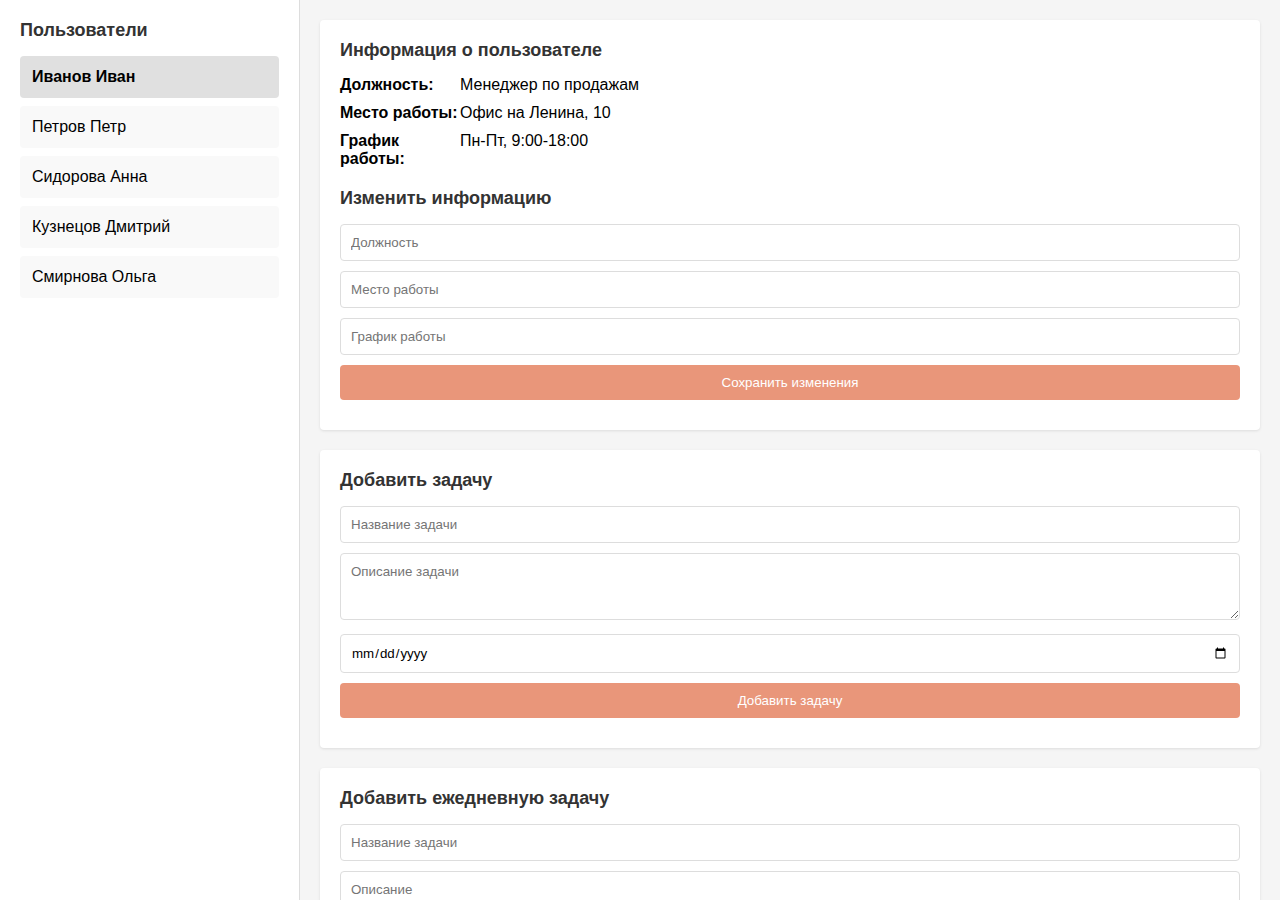
<file: frontend/templates/index.html>
<!DOCTYPE html>
<html lang="ru">
<head>
    <meta charset="UTF-8">
    <meta name="viewport" content="width=device-width, initial-scale=1.0">
    <title>Админ панель</title>
    <link rel="stylesheet" href="../static/css/style_index.css">
</head>
<body>
    <div class="users-panel">
        <h2>Пользователи</h2>
        <div class="user active">Иванов Иван</div>
        <div class="user">Петров Петр</div>
        <div class="user">Сидорова Анна</div>
        <div class="user">Кузнецов Дмитрий</div>
        <div class="user">Смирнова Ольга</div>
    </div>
    
    <div class="management-panel">
        <div class="section">
            <h2>Информация о пользователе</h2>
            <div class="info-item">
                <label>Должность:</label>
                <span>Менеджер по продажам</span>
            </div>
            <div class="info-item">
                <label>Место работы:</label>
                <span>Офис на Ленина, 10</span>
            </div>
            <div class="info-item">
                <label>График работы:</label>
                <span>Пн-Пт, 9:00-18:00</span>
            </div>
            
            <h2 style="margin-top: 20px;">Изменить информацию</h2>
            <input type="text" placeholder="Должность">
            <input type="text" placeholder="Место работы">
            <input type="text" placeholder="График работы">
            <button>Сохранить изменения</button>
        </div>
        
        <div class="section">
            <h2>Добавить задачу</h2>
            <input type="text" placeholder="Название задачи">
            <textarea placeholder="Описание задачи" rows="3"></textarea>
            <input type="date" placeholder="Срок выполнения">
            <button>Добавить задачу</button>
        </div>
        
        <div class="section">
            <h2>Добавить ежедневную задачу</h2>
            <input type="text" placeholder="Название задачи">
            <textarea placeholder="Описание" rows="2"></textarea>
            <div class="info-item">
                <label>Повторять:</label>
                <select style="padding: 10px; margin-bottom: 10px;">
                    <option>Каждый день</option>
                    <option>По рабочим дням</option>
                    <option>По выходным</option>
                    <option>Определенные дни</option>
                </select>
            </div>
            <button>Добавить ежедневную задачу</button>
        </div>
    </div>
</body>
</html>
</file>
<file: frontend/static/css/style_index.css>
* {
    margin: 0;
    padding: 0;
    box-sizing: border-box;
    font-family: Arial, sans-serif;
}

body {
    display: flex;
    height: 100vh;
    background-color: #f5f5f5;
}

.users-panel {
    width: 300px;
    background-color: #fff;
    border-right: 1px solid #ddd;
    overflow-y: auto;
    padding: 20px;
}

.user {
    padding: 12px;
    margin-bottom: 8px;
    background-color: #f9f9f9;
    border-radius: 4px;
    cursor: pointer;
    transition: background-color 0.2s;
}

.user:hover {
    background-color: #eee;
}

.user.active {
    background-color: #e0e0e0;
    font-weight: bold;
}

.management-panel {
    flex: 1;
    padding: 20px;
    overflow-y: auto;
}

.section {
    background-color: #fff;
    border-radius: 4px;
    padding: 20px;
    margin-bottom: 20px;
    box-shadow: 0 1px 3px rgba(0,0,0,0.1);
}

h2 {
    margin-bottom: 15px;
    color: #333;
    font-size: 18px;
}

input, textarea, button {
    width: 100%;
    padding: 10px;
    margin-bottom: 10px;
    border: 1px solid #ddd;
    border-radius: 4px;
}

button {
    background-color: darksalmon;
    color: white;
    border: none;
    cursor: pointer;
    transition: background-color 0.2s;
}

button:hover {
    background-color: #333;
}

.info-item {
    display: flex;
    margin-bottom: 10px;
}

.info-item label {
    width: 120px;
    font-weight: bold;
}

.info-item span {
    flex: 1;
}
</file>
